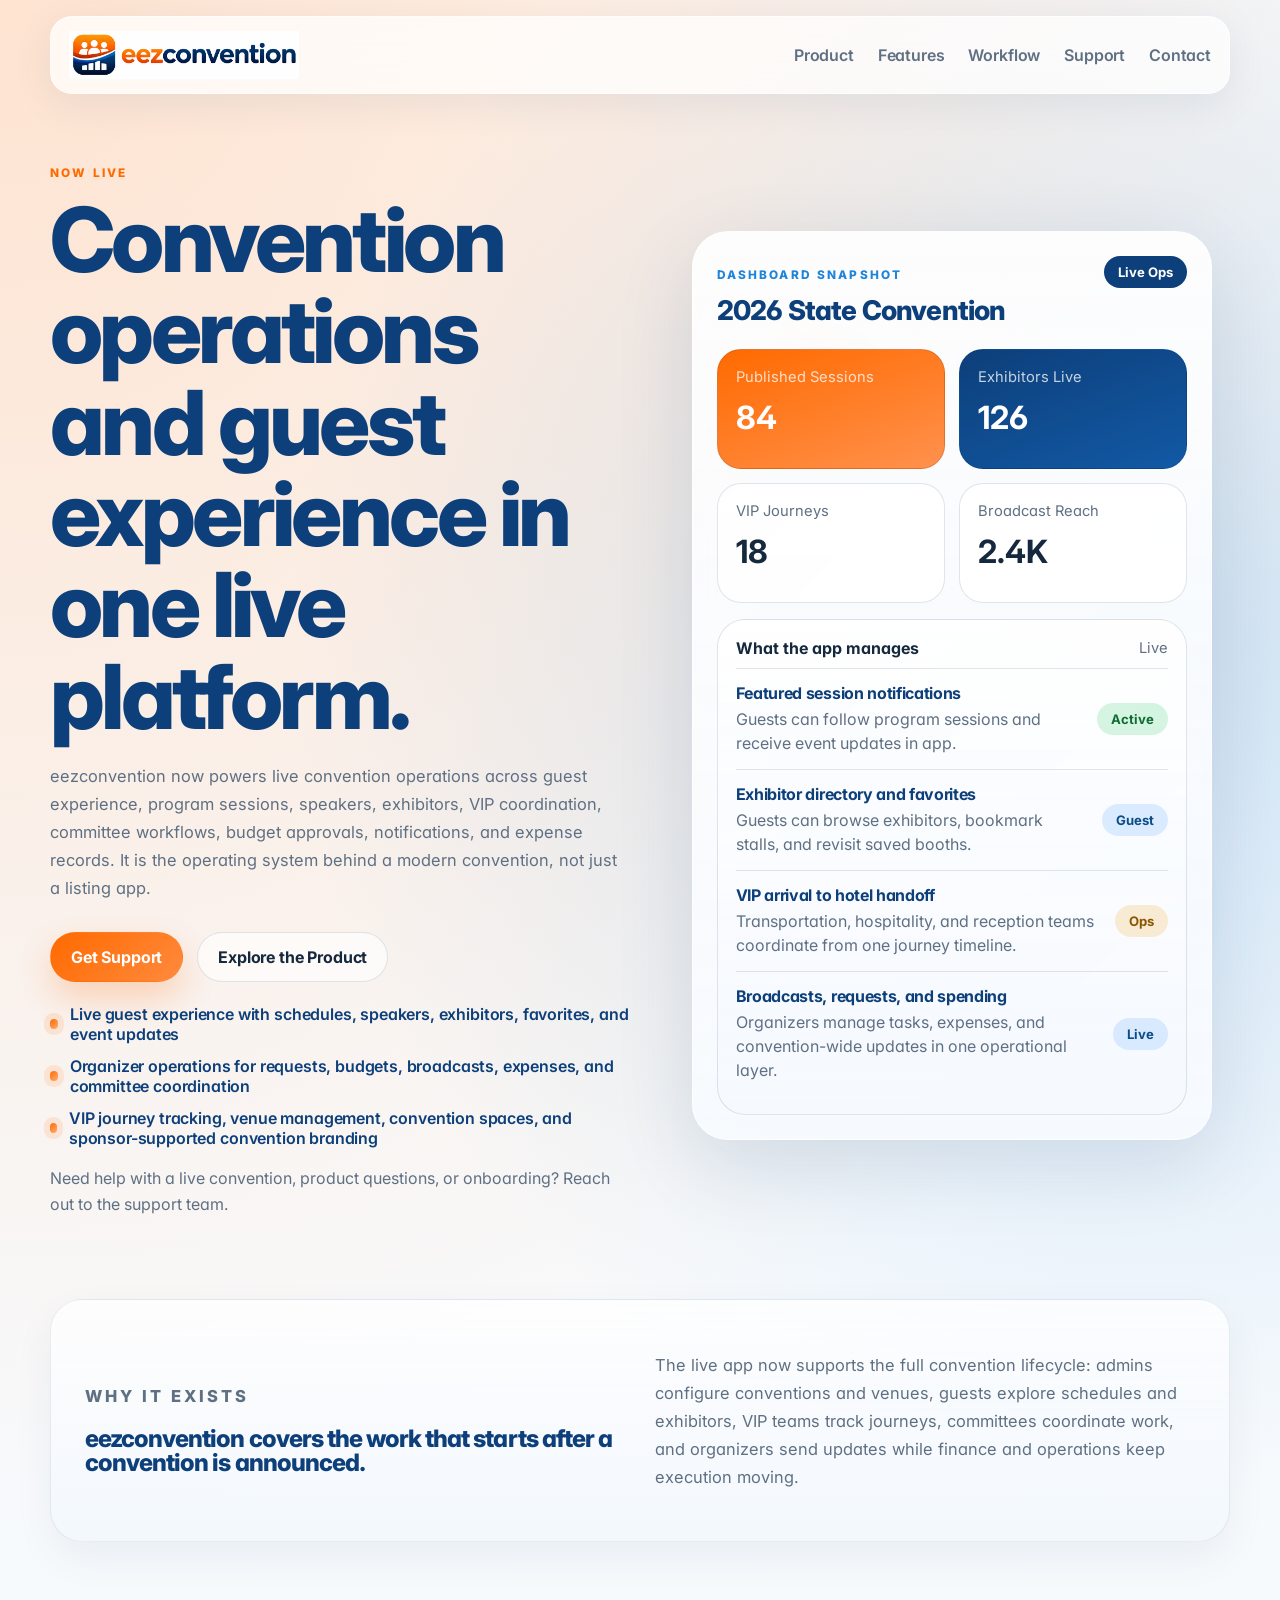
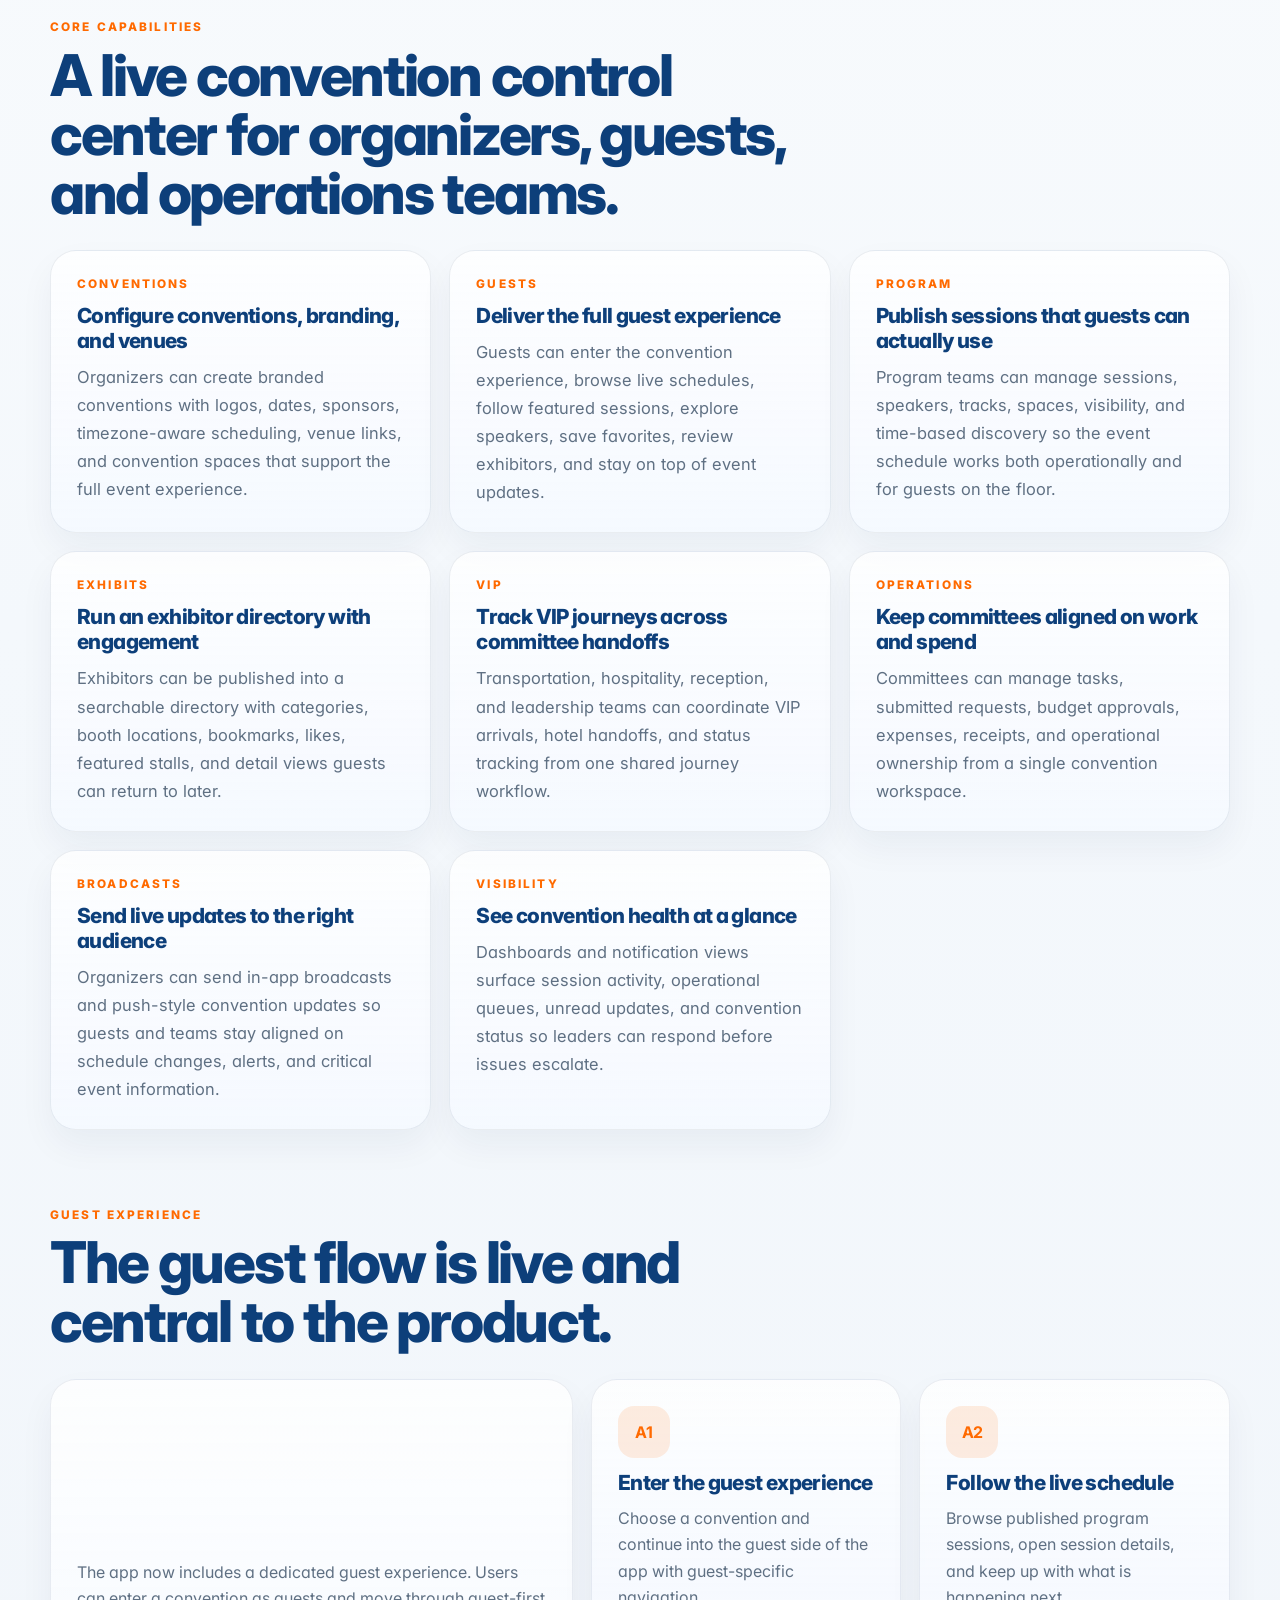
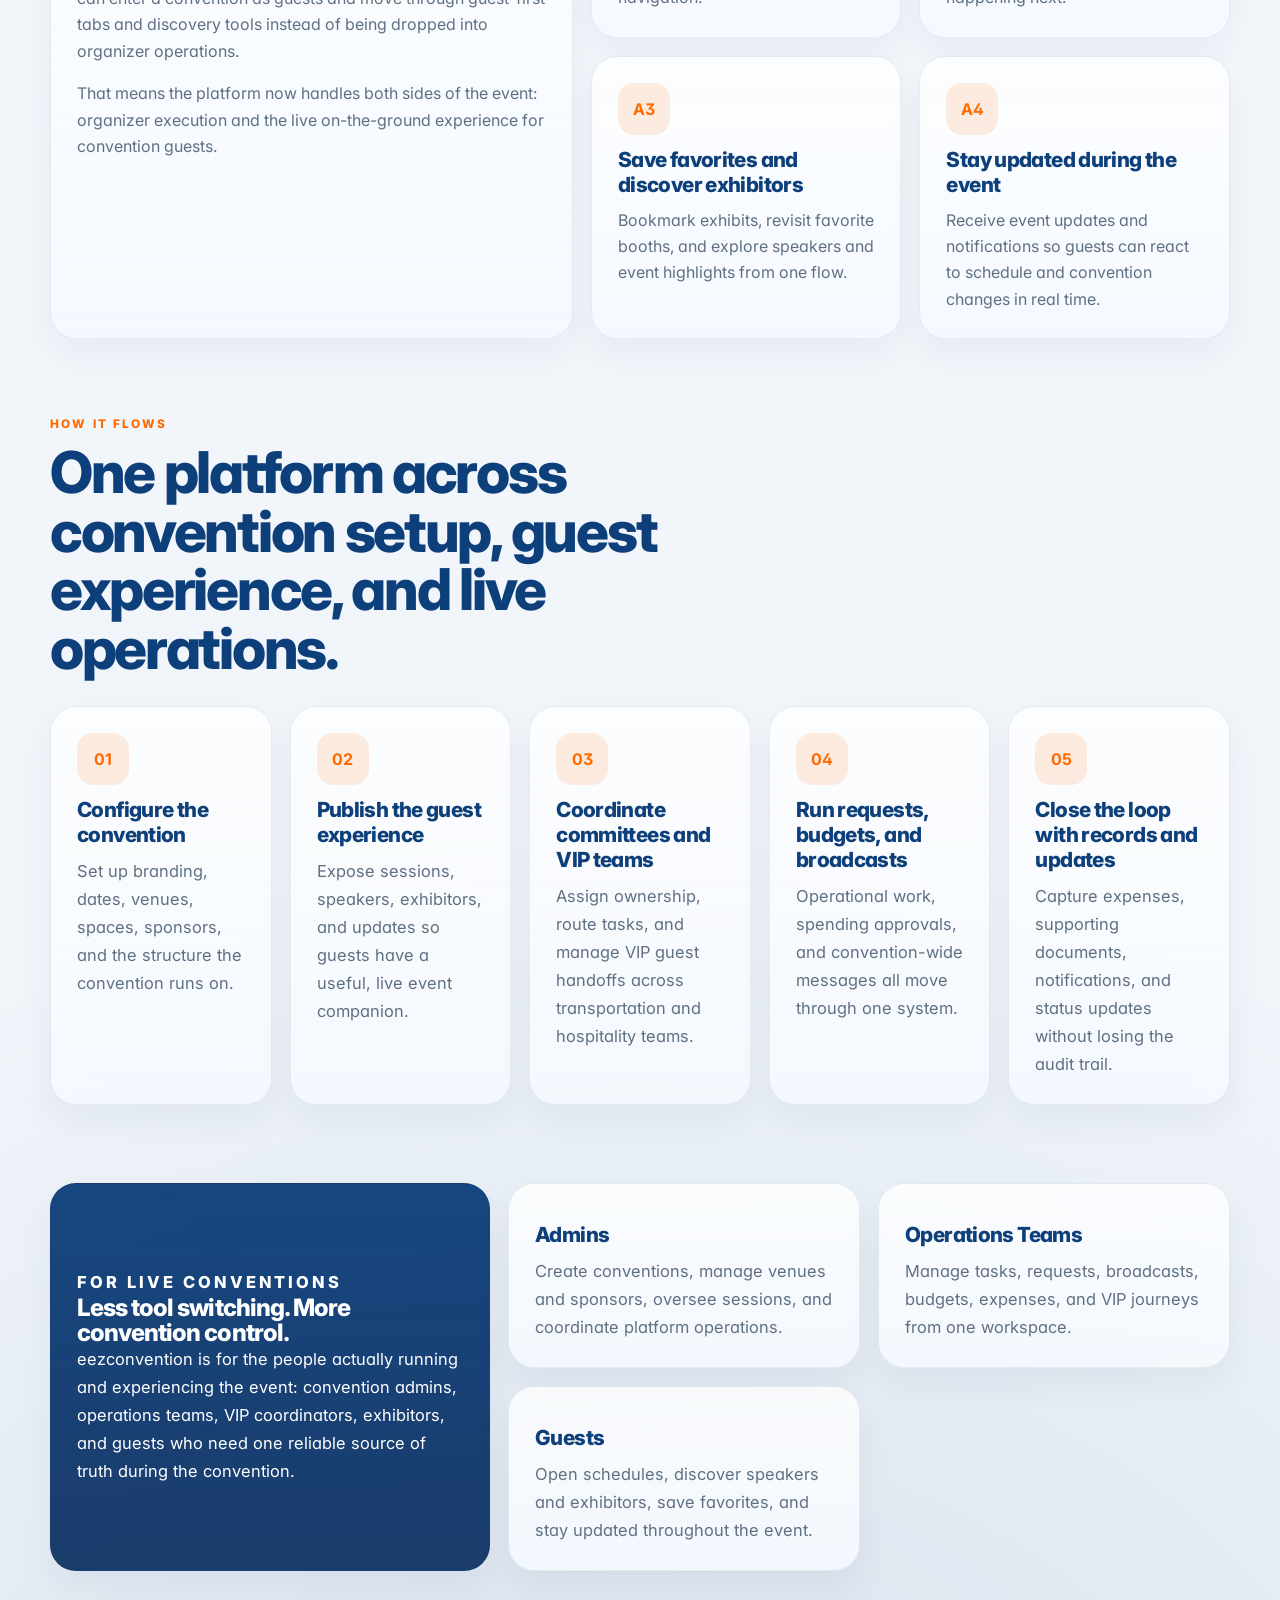
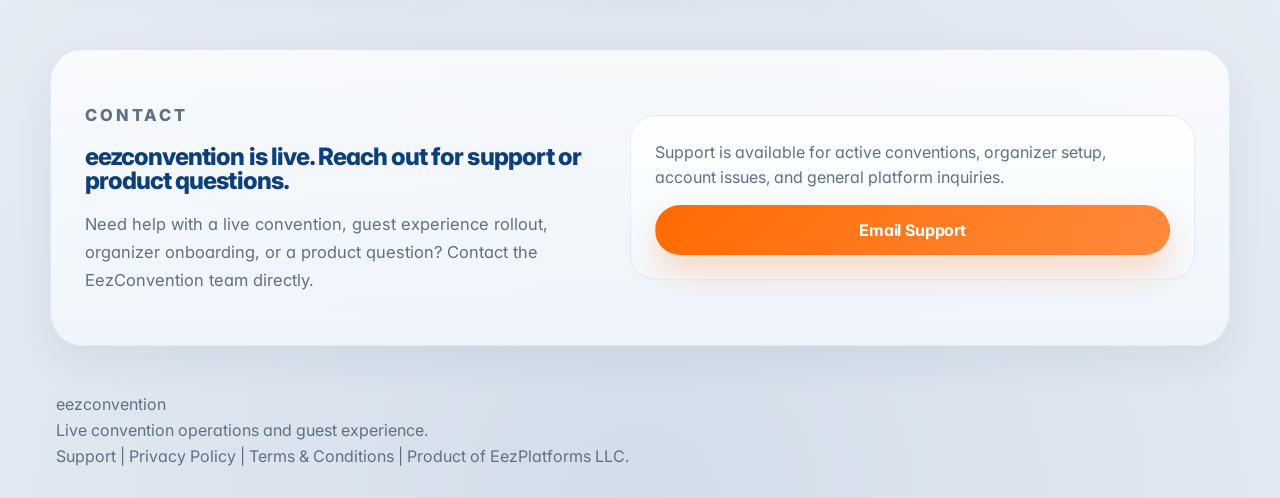
<file: index.html>
<!DOCTYPE html>
<html lang="en">
  <head>
    <meta charset="UTF-8" />
    <meta name="viewport" content="width=device-width, initial-scale=1.0" />
    <title>eezconvention | Live Convention Operations and Guest Experience</title>
    <meta
      name="description"
      content="eezconvention is a live convention platform for guest experience, schedules, exhibitors, VIP journeys, notifications, committee operations, budgets, requests, and expenses."
    />
    <link rel="preconnect" href="https://fonts.googleapis.com" />
    <link rel="preconnect" href="https://fonts.gstatic.com" crossorigin />
    <link
      href="https://fonts.googleapis.com/css2?family=Inter:wght@400;500;600;700;800;900&display=swap"
      rel="stylesheet"
    />
    <link rel="icon" type="image/png" href="./assets/favicon.png" />
    <link rel="stylesheet" href="./styles.css" />
  </head>
  <body>
    <div class="site-shell">
      <header class="topbar">
        <a class="brand" href="#hero" aria-label="eezconvention home">
          <img class="brand-logo" src="./assets/eezconvention-logo.png" alt="eezconvention logo" />
        </a>
        <nav class="nav">
          <a href="#product">Product</a>
          <a href="#features">Features</a>
          <a href="#workflow">Workflow</a>
          <a href="./support.html">Support</a>
          <a href="#launch">Contact</a>
        </nav>
      </header>

      <main>
        <section class="hero" id="hero">
          <div class="hero-copy reveal">
            <p class="eyebrow">Now Live</p>
            <h1>Convention operations and guest experience in one live platform.</h1>
            <p class="hero-text">
              eezconvention now powers live convention operations across guest experience, program sessions, speakers,
              exhibitors, VIP coordination, committee workflows, budget approvals, notifications, and expense records.
              It is the operating system behind a modern convention, not just a listing app.
            </p>
            <div class="hero-actions">
              <a class="button button-primary" href="./support.html">Get Support</a>
              <a class="button button-secondary" href="#features">Explore the Product</a>
            </div>
            <ul class="hero-points">
              <li>Live guest experience with schedules, speakers, exhibitors, favorites, and event updates</li>
              <li>Organizer operations for requests, budgets, broadcasts, expenses, and committee coordination</li>
              <li>VIP journey tracking, venue management, convention spaces, and sponsor-supported convention branding</li>
            </ul>
            <p class="hero-note">
              Need help with a live convention, product questions, or onboarding? Reach out to the support team.
            </p>
          </div>

          <div class="hero-visual reveal">
            <div class="orb orb-one"></div>
            <div class="orb orb-two"></div>
            <div class="device-card">
              <div class="device-top">
                <div>
                  <p class="device-label">Dashboard Snapshot</p>
                  <h2>2026 State Convention</h2>
                </div>
                <span class="status-pill">Live Ops</span>
              </div>

              <div class="stat-grid">
                <article class="stat-card accent">
                  <span>Published Sessions</span>
                  <strong>84</strong>
                </article>
                <article class="stat-card navy">
                  <span>Exhibitors Live</span>
                  <strong>126</strong>
                </article>
                <article class="stat-card soft">
                  <span>VIP Journeys</span>
                  <strong>18</strong>
                </article>
                <article class="stat-card soft">
                  <span>Broadcast Reach</span>
                  <strong>2.4K</strong>
                </article>
              </div>

              <div class="queue-card">
                <div class="queue-head">
                  <h3>What the app manages</h3>
                  <span>Live</span>
                </div>
                <div class="queue-item">
                  <div>
                    <strong>Featured session notifications</strong>
                    <p>Guests can follow program sessions and receive event updates in app.</p>
                  </div>
                  <span class="chip green">Active</span>
                </div>
                <div class="queue-item">
                  <div>
                    <strong>Exhibitor directory and favorites</strong>
                    <p>Guests can browse exhibitors, bookmark stalls, and revisit saved booths.</p>
                  </div>
                  <span class="chip blue">Guest</span>
                </div>
                <div class="queue-item">
                  <div>
                    <strong>VIP arrival to hotel handoff</strong>
                    <p>Transportation, hospitality, and reception teams coordinate from one journey timeline.</p>
                  </div>
                  <span class="chip amber">Ops</span>
                </div>
                <div class="queue-item">
                  <div>
                    <strong>Broadcasts, requests, and spending</strong>
                    <p>Organizers manage tasks, expenses, and convention-wide updates in one operational layer.</p>
                  </div>
                  <span class="chip blue">Live</span>
                </div>
              </div>
            </div>
          </div>
        </section>

        <section class="value-strip reveal" id="product">
          <div>
            <p class="strip-label">Why it exists</p>
            <h2>eezconvention covers the work that starts after a convention is announced.</h2>
          </div>
          <p>
            The live app now supports the full convention lifecycle: admins configure conventions and venues, guests
            explore schedules and exhibitors, VIP teams track journeys, committees coordinate work, and organizers send
            updates while finance and operations keep execution moving.
          </p>
        </section>

        <section class="feature-section" id="features">
          <div class="section-heading reveal">
            <p class="eyebrow">Core Capabilities</p>
            <h2>A live convention control center for organizers, guests, and operations teams.</h2>
          </div>

          <div class="feature-grid">
            <article class="feature-card reveal">
              <span class="feature-kicker">Conventions</span>
              <h3>Configure conventions, branding, and venues</h3>
              <p>
                Organizers can create branded conventions with logos, dates, sponsors, timezone-aware scheduling, venue
                links, and convention spaces that support the full event experience.
              </p>
            </article>

            <article class="feature-card reveal">
              <span class="feature-kicker">Guests</span>
              <h3>Deliver the full guest experience</h3>
              <p>
                Guests can enter the convention experience, browse live schedules, follow featured sessions, explore
                speakers, save favorites, review exhibitors, and stay on top of event updates.
              </p>
            </article>

            <article class="feature-card reveal">
              <span class="feature-kicker">Program</span>
              <h3>Publish sessions that guests can actually use</h3>
              <p>
                Program teams can manage sessions, speakers, tracks, spaces, visibility, and time-based discovery so
                the event schedule works both operationally and for guests on the floor.
              </p>
            </article>

            <article class="feature-card reveal">
              <span class="feature-kicker">Exhibits</span>
              <h3>Run an exhibitor directory with engagement</h3>
              <p>
                Exhibitors can be published into a searchable directory with categories, booth locations, bookmarks,
                likes, featured stalls, and detail views guests can return to later.
              </p>
            </article>

            <article class="feature-card reveal">
              <span class="feature-kicker">VIP</span>
              <h3>Track VIP journeys across committee handoffs</h3>
              <p>
                Transportation, hospitality, reception, and leadership teams can coordinate VIP arrivals, hotel
                handoffs, and status tracking from one shared journey workflow.
              </p>
            </article>

            <article class="feature-card reveal">
              <span class="feature-kicker">Operations</span>
              <h3>Keep committees aligned on work and spend</h3>
              <p>
                Committees can manage tasks, submitted requests, budget approvals, expenses, receipts, and operational
                ownership from a single convention workspace.
              </p>
            </article>

            <article class="feature-card reveal">
              <span class="feature-kicker">Broadcasts</span>
              <h3>Send live updates to the right audience</h3>
              <p>
                Organizers can send in-app broadcasts and push-style convention updates so guests and teams stay aligned
                on schedule changes, alerts, and critical event information.
              </p>
            </article>

            <article class="feature-card reveal">
              <span class="feature-kicker">Visibility</span>
              <h3>See convention health at a glance</h3>
              <p>
                Dashboards and notification views surface session activity, operational queues, unread updates, and
                convention status so leaders can respond before issues escalate.
              </p>
            </article>
          </div>
        </section>

        <section class="attendee-section" id="attendees">
          <div class="section-heading reveal">
            <p class="eyebrow">Guest Experience</p>
            <h2>The guest flow is live and central to the product.</h2>
          </div>

          <div class="attendee-layout">
            <article class="attendee-overview reveal">
              <p>
                The app now includes a dedicated guest experience. Users can enter a convention as guests and move
                through guest-first tabs and discovery tools instead of being dropped into organizer operations.
              </p>
              <p>
                That means the platform now handles both sides of the event: organizer execution and the live
                on-the-ground experience for convention guests.
              </p>
            </article>

            <div class="attendee-flow-grid">
              <article class="attendee-step reveal">
                <span class="step-number">A1</span>
                <h3>Enter the guest experience</h3>
                <p>Choose a convention and continue into the guest side of the app with guest-specific navigation.</p>
              </article>
              <article class="attendee-step reveal">
                <span class="step-number">A2</span>
                <h3>Follow the live schedule</h3>
                <p>Browse published program sessions, open session details, and keep up with what is happening next.</p>
              </article>
              <article class="attendee-step reveal">
                <span class="step-number">A3</span>
                <h3>Save favorites and discover exhibitors</h3>
                <p>Bookmark exhibits, revisit favorite booths, and explore speakers and event highlights from one flow.</p>
              </article>
              <article class="attendee-step reveal">
                <span class="step-number">A4</span>
                <h3>Stay updated during the event</h3>
                <p>Receive event updates and notifications so guests can react to schedule and convention changes in real time.</p>
              </article>
            </div>
          </div>
        </section>

        <section class="workflow-section" id="workflow">
          <div class="section-heading reveal">
            <p class="eyebrow">How It Flows</p>
            <h2>One platform across convention setup, guest experience, and live operations.</h2>
          </div>

          <div class="timeline">
            <article class="timeline-step reveal">
              <span class="step-number">01</span>
              <h3>Configure the convention</h3>
              <p>Set up branding, dates, venues, spaces, sponsors, and the structure the convention runs on.</p>
            </article>
            <article class="timeline-step reveal">
              <span class="step-number">02</span>
              <h3>Publish the guest experience</h3>
              <p>Expose sessions, speakers, exhibitors, and updates so guests have a useful, live event companion.</p>
            </article>
            <article class="timeline-step reveal">
              <span class="step-number">03</span>
              <h3>Coordinate committees and VIP teams</h3>
              <p>Assign ownership, route tasks, and manage VIP guest handoffs across transportation and hospitality teams.</p>
            </article>
            <article class="timeline-step reveal">
              <span class="step-number">04</span>
              <h3>Run requests, budgets, and broadcasts</h3>
              <p>Operational work, spending approvals, and convention-wide messages all move through one system.</p>
            </article>
            <article class="timeline-step reveal">
              <span class="step-number">05</span>
              <h3>Close the loop with records and updates</h3>
              <p>Capture expenses, supporting documents, notifications, and status updates without losing the audit trail.</p>
            </article>
          </div>
        </section>

        <section class="audience-section reveal">
          <div class="audience-card large">
            <p class="eyebrow">For Live Conventions</p>
            <h2>Less tool switching. More convention control.</h2>
            <p>
              eezconvention is for the people actually running and experiencing the event: convention admins, operations
              teams, VIP coordinators, exhibitors, and guests who need one reliable source of truth during the convention.
            </p>
          </div>
          <div class="audience-card">
            <h3>Admins</h3>
            <p>Create conventions, manage venues and sponsors, oversee sessions, and coordinate platform operations.</p>
          </div>
          <div class="audience-card">
            <h3>Operations Teams</h3>
            <p>Manage tasks, requests, broadcasts, budgets, expenses, and VIP journeys from one workspace.</p>
          </div>
          <div class="audience-card">
            <h3>Guests</h3>
            <p>Open schedules, discover speakers and exhibitors, save favorites, and stay updated throughout the event.</p>
          </div>
        </section>

        <section class="launch-section reveal" id="launch">
          <div class="launch-copy">
            <p class="eyebrow">Contact</p>
            <h2>eezconvention is live. Reach out for support or product questions.</h2>
            <p>
              Need help with a live convention, guest experience rollout, organizer onboarding, or a product question?
              Contact the EezConvention team directly.
            </p>
          </div>
          <div class="waitlist-card">
            <p class="form-note">
              Support is available for active conventions, organizer setup, account issues, and general platform inquiries.
            </p>
            <a
              class="button button-primary button-full"
              href="mailto:support@eezconvention.com?subject=eezconvention%20Support%20Request&body=Hi%2C%20I%20need%20help%20with%20EezConvention."
            >
              Email Support
            </a>
          </div>
        </section>
      </main>

      <footer class="footer">
        <p>eezconvention</p>
        <p>Live convention operations and guest experience.</p>
        <p>
          <a href="./support.html">Support</a> |
          <a href="./legal/privacy/index.html">Privacy Policy</a> |
          <a href="./legal/terms/index.html">Terms &amp; Conditions</a> |
          Product of EezPlatforms LLC.
        </p>
      </footer>
    </div>
    <script src="./script.js"></script>
  </body>
</html>
</file>
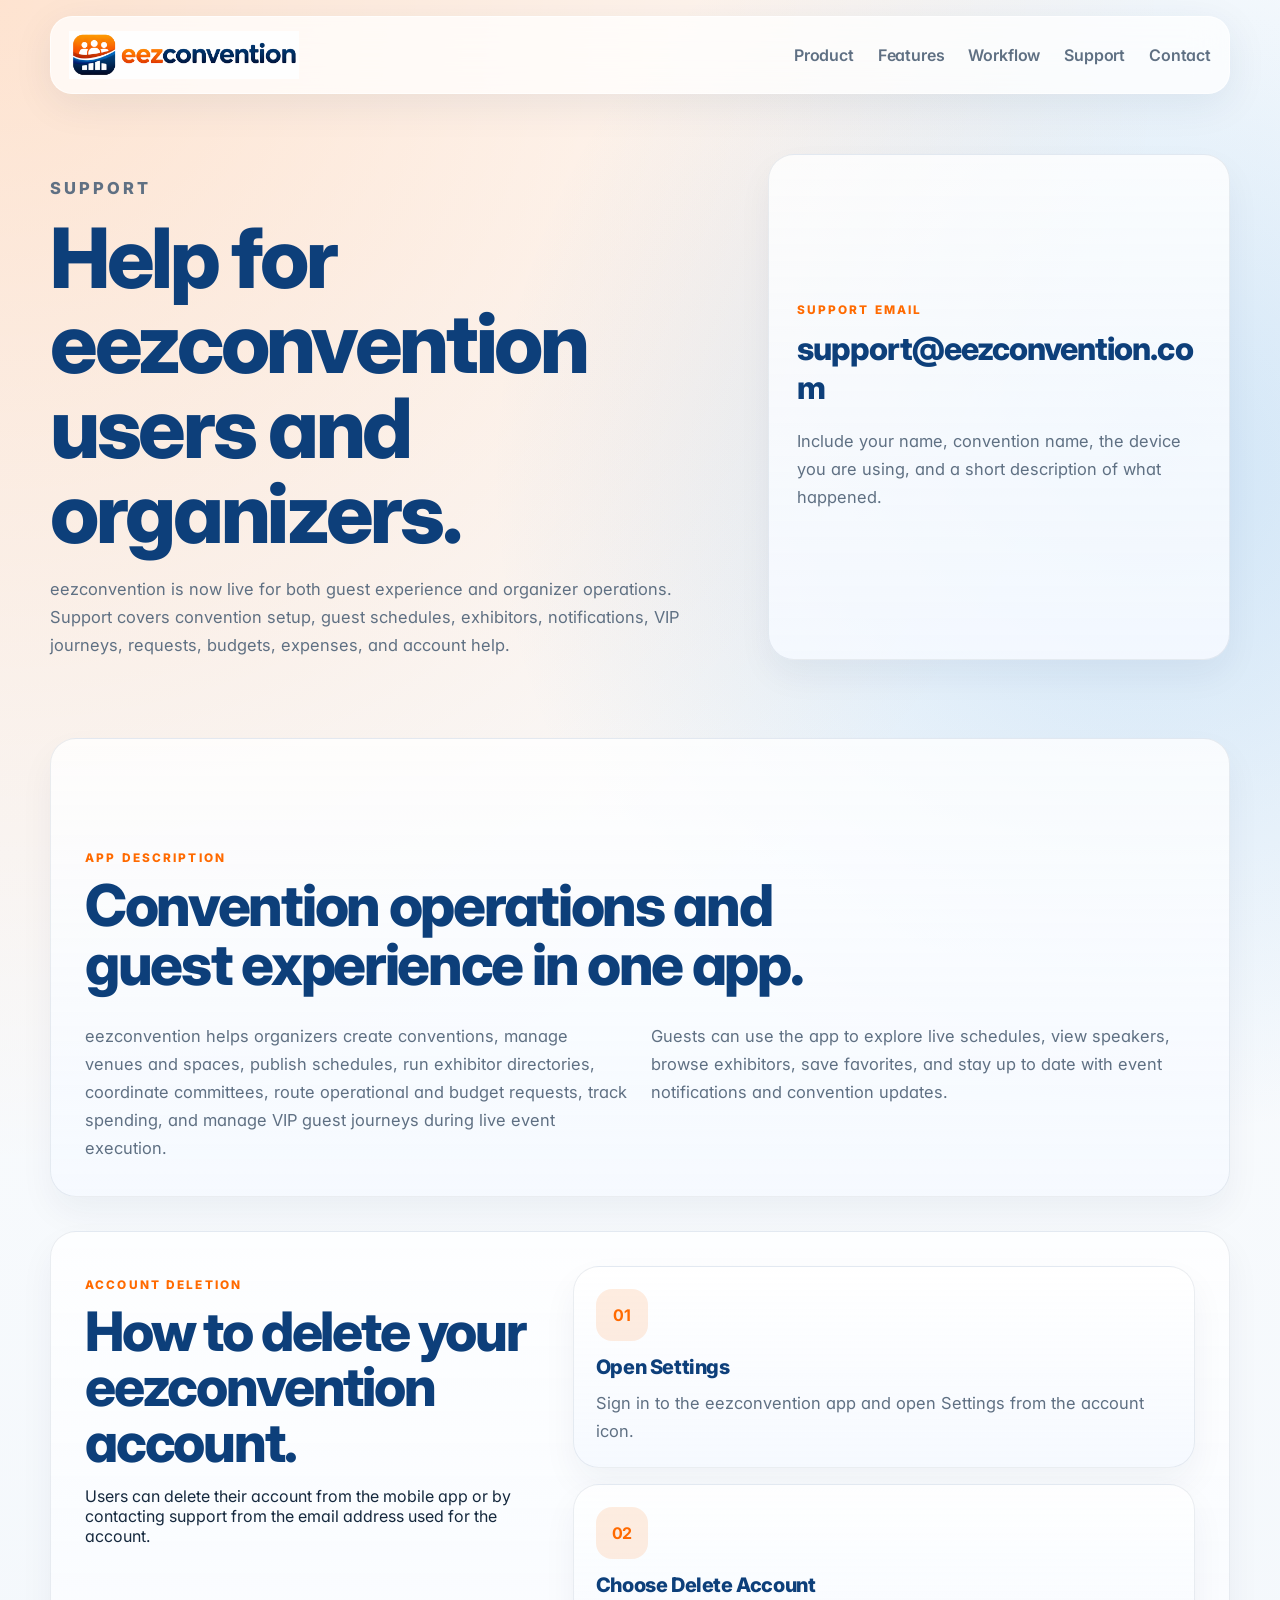
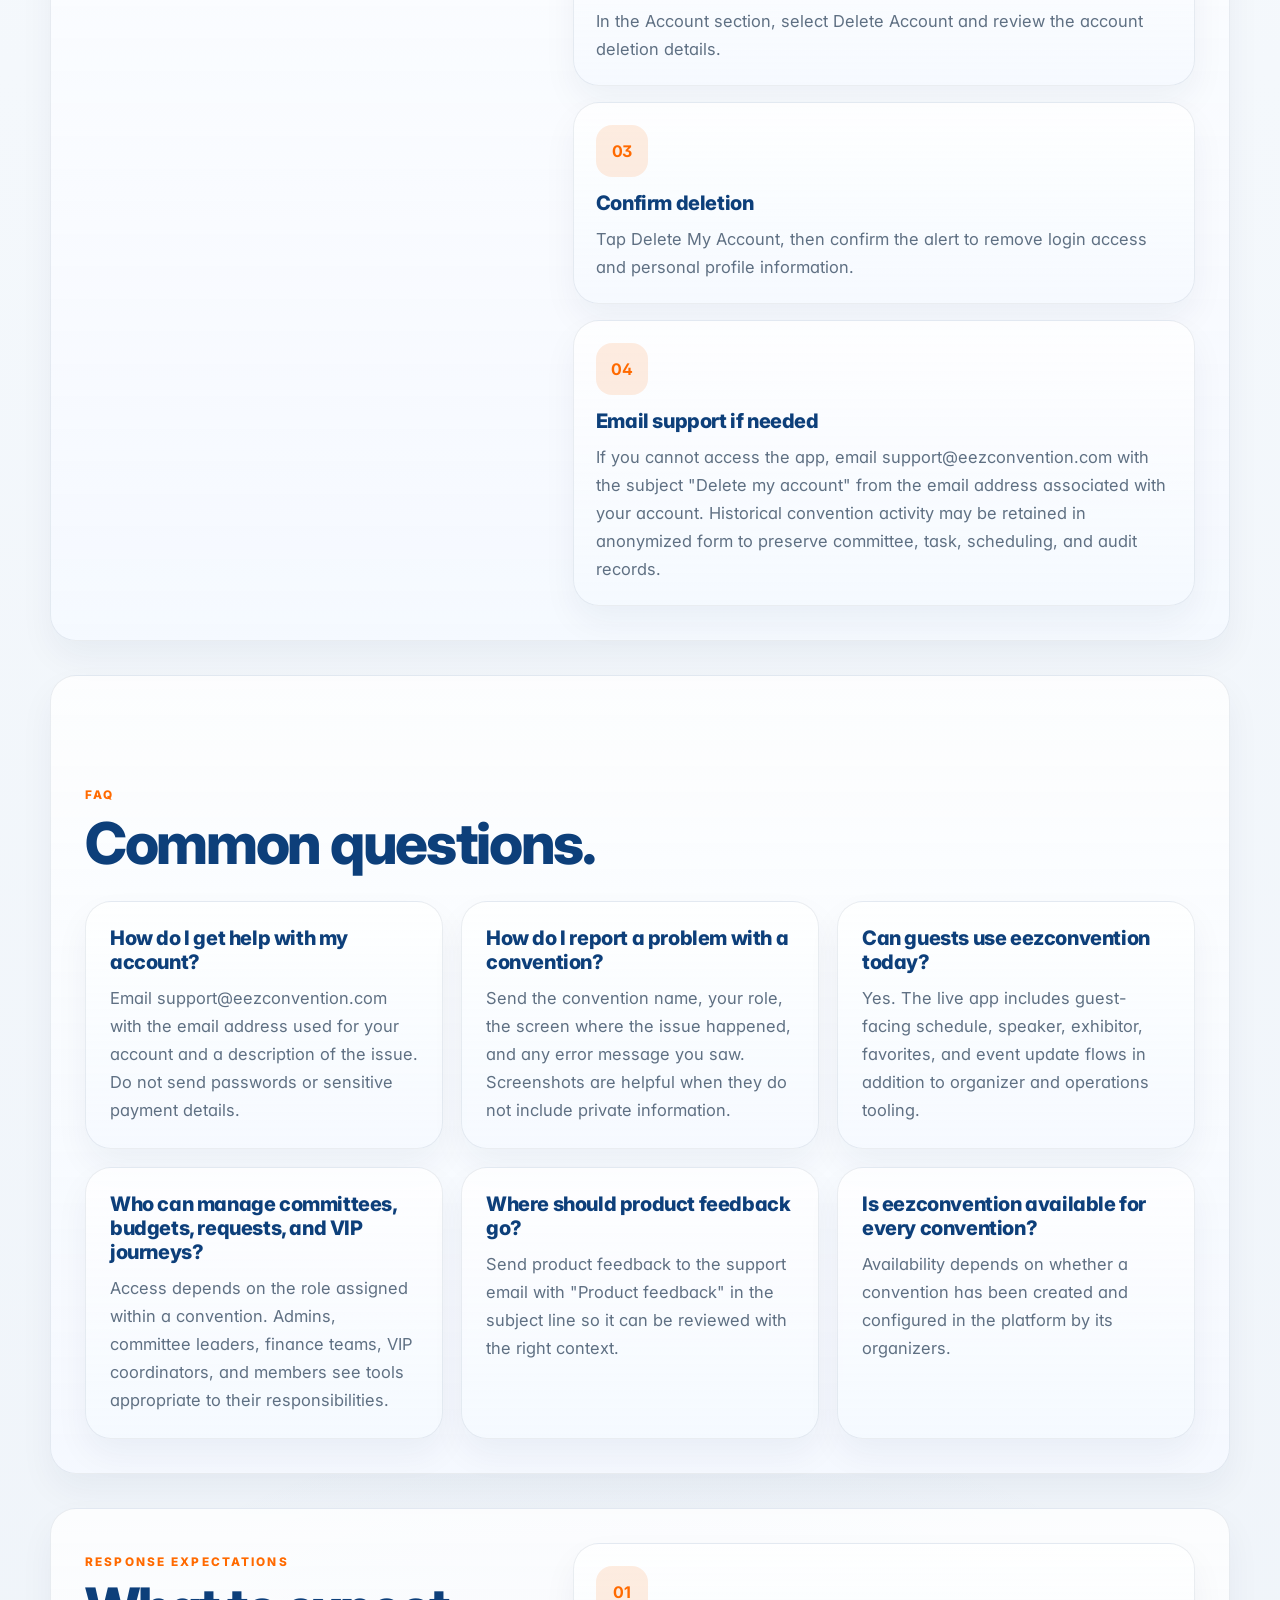
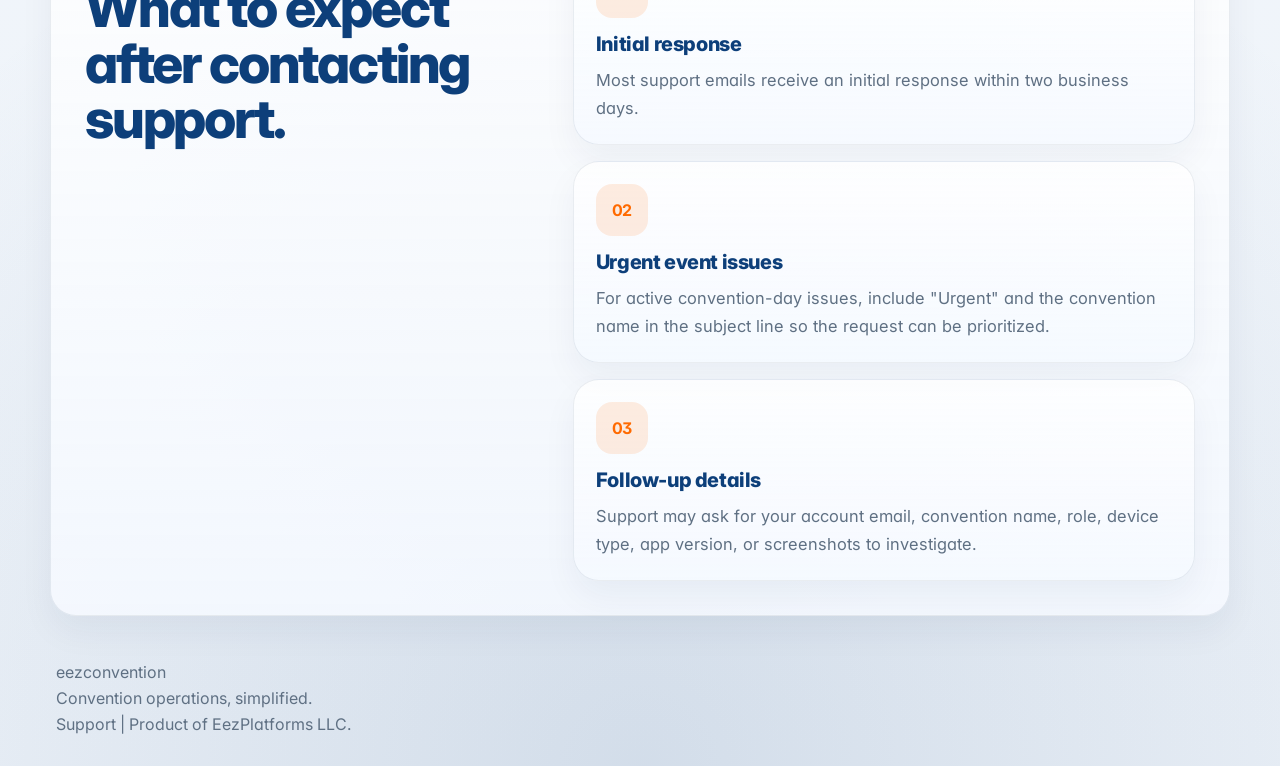
<file: support.html>
<!DOCTYPE html>
<html lang="en">
  <head>
    <meta charset="UTF-8" />
    <meta name="viewport" content="width=device-width, initial-scale=1.0" />
    <title>Support | eezconvention</title>
    <meta
      name="description"
      content="Support information for eezconvention, including contact details, live guest and organizer app coverage, account deletion steps, FAQ, and response expectations."
    />
    <link rel="preconnect" href="https://fonts.googleapis.com" />
    <link rel="preconnect" href="https://fonts.gstatic.com" crossorigin />
    <link
      href="https://fonts.googleapis.com/css2?family=Inter:wght@400;500;600;700;800;900&display=swap"
      rel="stylesheet"
    />
    <link rel="icon" type="image/png" href="./assets/favicon.png" />
    <link rel="stylesheet" href="./styles.css" />
  </head>
  <body>
    <div class="site-shell">
      <header class="topbar">
        <a class="brand" href="./index.html#hero" aria-label="eezconvention home">
          <img class="brand-logo" src="./assets/eezconvention-logo.png" alt="eezconvention logo" />
        </a>
        <nav class="nav">
          <a href="./index.html#product">Product</a>
          <a href="./index.html#features">Features</a>
          <a href="./index.html#workflow">Workflow</a>
          <a href="./support.html" aria-current="page">Support</a>
          <a href="./index.html#launch">Contact</a>
        </nav>
      </header>

      <main>
        <section class="support-hero reveal">
          <div>
            <p class="eyebrow">Support</p>
            <h1>Help for eezconvention users and organizers.</h1>
            <p>
              eezconvention is now live for both guest experience and organizer operations. Support covers convention
              setup, guest schedules, exhibitors, notifications, VIP journeys, requests, budgets, expenses, and account help.
            </p>
          </div>
          <aside class="support-contact" aria-label="Support email">
            <span class="feature-kicker">Support Email</span>
            <a href="mailto:support@eezconvention.com?subject=eezconvention%20Support">
              support@eezconvention.com
            </a>
            <p>
              Include your name, convention name, the device you are using, and a short description of what happened.
            </p>
          </aside>
        </section>

        <section class="support-section reveal" aria-labelledby="app-description">
          <div class="section-heading support-heading">
            <p class="eyebrow">App Description</p>
            <h2 id="app-description">Convention operations and guest experience in one app.</h2>
          </div>
          <div class="support-copy">
            <p>
              eezconvention helps organizers create conventions, manage venues and spaces, publish schedules, run
              exhibitor directories, coordinate committees, route operational and budget requests, track spending, and
              manage VIP guest journeys during live event execution.
            </p>
            <p>
              Guests can use the app to explore live schedules, view speakers, browse exhibitors, save favorites, and
              stay up to date with event notifications and convention updates.
            </p>
          </div>
        </section>

        <section class="response-section reveal" aria-labelledby="account-deletion">
          <div>
            <p class="eyebrow">Account Deletion</p>
            <h2 id="account-deletion">How to delete your eezconvention account.</h2>
            <p>
              Users can delete their account from the mobile app or by contacting support from the email address used
              for the account.
            </p>
          </div>
          <div class="response-list">
            <article>
              <span class="step-number">01</span>
              <h3>Open Settings</h3>
              <p>Sign in to the eezconvention app and open Settings from the account icon.</p>
            </article>
            <article>
              <span class="step-number">02</span>
              <h3>Choose Delete Account</h3>
              <p>In the Account section, select Delete Account and review the account deletion details.</p>
            </article>
            <article>
              <span class="step-number">03</span>
              <h3>Confirm deletion</h3>
              <p>
                Tap Delete My Account, then confirm the alert to remove login access and personal profile information.
              </p>
            </article>
            <article>
              <span class="step-number">04</span>
              <h3>Email support if needed</h3>
              <p>
                If you cannot access the app, email support@eezconvention.com with the subject "Delete my account" from
                the email address associated with your account. Historical convention activity may be retained in
                anonymized form to preserve committee, task, scheduling, and audit records.
              </p>
            </article>
          </div>
        </section>

        <section class="support-section" aria-labelledby="faq">
          <div class="section-heading support-heading reveal">
            <p class="eyebrow">FAQ</p>
            <h2 id="faq">Common questions.</h2>
          </div>
          <div class="faq-grid">
            <article class="faq-item reveal">
              <h3>How do I get help with my account?</h3>
              <p>
                Email support@eezconvention.com with the email address used for your account and a description of the
                issue. Do not send passwords or sensitive payment details.
              </p>
            </article>
            <article class="faq-item reveal">
              <h3>How do I report a problem with a convention?</h3>
              <p>
                Send the convention name, your role, the screen where the issue happened, and any error message you saw.
                Screenshots are helpful when they do not include private information.
              </p>
            </article>
            <article class="faq-item reveal">
              <h3>Can guests use eezconvention today?</h3>
              <p>
                Yes. The live app includes guest-facing schedule, speaker, exhibitor, favorites, and event update flows
                in addition to organizer and operations tooling.
              </p>
            </article>
            <article class="faq-item reveal">
              <h3>Who can manage committees, budgets, requests, and VIP journeys?</h3>
              <p>
                Access depends on the role assigned within a convention. Admins, committee leaders, finance teams, VIP
                coordinators, and members see tools appropriate to their responsibilities.
              </p>
            </article>
            <article class="faq-item reveal">
              <h3>Where should product feedback go?</h3>
              <p>
                Send product feedback to the support email with "Product feedback" in the subject line so it can be
                reviewed with the right context.
              </p>
            </article>
            <article class="faq-item reveal">
              <h3>Is eezconvention available for every convention?</h3>
              <p>
                Availability depends on whether a convention has been created and configured in the platform by its
                organizers.
              </p>
            </article>
          </div>
        </section>

        <section class="response-section reveal" aria-labelledby="response-expectations">
          <div>
            <p class="eyebrow">Response Expectations</p>
            <h2 id="response-expectations">What to expect after contacting support.</h2>
          </div>
          <div class="response-list">
            <article>
              <span class="step-number">01</span>
              <h3>Initial response</h3>
              <p>Most support emails receive an initial response within two business days.</p>
            </article>
            <article>
              <span class="step-number">02</span>
              <h3>Urgent event issues</h3>
              <p>
                For active convention-day issues, include "Urgent" and the convention name in the subject line so the
                request can be prioritized.
              </p>
            </article>
            <article>
              <span class="step-number">03</span>
              <h3>Follow-up details</h3>
              <p>
                Support may ask for your account email, convention name, role, device type, app version, or screenshots
                to investigate.
              </p>
            </article>
          </div>
        </section>
      </main>

      <footer class="footer">
        <p>eezconvention</p>
        <p>Convention operations, simplified.</p>
        <p><a href="./support.html">Support</a> | Product of EezPlatforms LLC.</p>
      </footer>
    </div>
    <script src="./script.js"></script>
  </body>
</html>
</file>
<file: styles.css>
:root {
  --bg: #f4f7fb;
  --bg-strong: #e8eef6;
  --surface: rgba(255, 255, 255, 0.78);
  --surface-solid: #fdfefe;
  --surface-strong: #0d2f57;
  --text: #15283d;
  --muted: #5f7083;
  --line: rgba(13, 47, 87, 0.12);
  --accent: #ff6a00;
  --accent-deep: #db5500;
  --navy: #0d3f7a;
  --navy-soft: #dfeaf8;
  --blue: #1f84da;
  --green: #22c55e;
  --amber: #f59e0b;
  --shadow: 0 24px 80px rgba(13, 47, 87, 0.12);
  --radius-xl: 32px;
  --radius-lg: 24px;
  --radius-md: 18px;
  --radius-sm: 14px;
  --container: 1180px;
  --anchor-offset: 112px;
}

* {
  box-sizing: border-box;
}

html {
  scroll-behavior: smooth;
  overflow-x: hidden;
}

section[id] {
  scroll-margin-top: var(--anchor-offset);
}

body {
  margin: 0;
  min-width: 320px;
  font-family: "Inter", -apple-system, BlinkMacSystemFont, "Segoe UI", sans-serif;
  color: var(--text);
  overflow-x: hidden;
  font-feature-settings: "cv11", "ss01";
  text-rendering: optimizeLegibility;
  -webkit-font-smoothing: antialiased;
  background:
    radial-gradient(circle at top left, rgba(255, 106, 0, 0.18), transparent 28%),
    radial-gradient(circle at 90% 12%, rgba(31, 132, 218, 0.2), transparent 18%),
    radial-gradient(circle at 50% 100%, rgba(13, 63, 122, 0.12), transparent 24%),
    linear-gradient(180deg, #fefefe 0%, #f4f8fc 42%, #eef3f9 100%);
}

a {
  color: inherit;
  text-decoration: none;
}

button,
input {
  font: inherit;
}

.site-shell {
  width: min(calc(100% - 32px), var(--container));
  margin: 0 auto;
  padding: 112px 0 32px;
}

.topbar {
  position: fixed;
  top: 16px;
  left: 50%;
  transform: translateX(-50%);
  width: min(calc(100% - 32px), var(--container));
  z-index: 100;
  display: flex;
  align-items: center;
  justify-content: space-between;
  gap: 20px;
  padding: 14px 18px;
  margin-bottom: 28px;
  border: 1px solid rgba(255, 255, 255, 0.65);
  border-radius: 22px;
  background: rgba(255, 255, 255, 0.72);
  backdrop-filter: blur(18px);
  box-shadow: 0 10px 40px rgba(13, 47, 87, 0.08);
}

.brand {
  display: inline-flex;
  align-items: center;
}

.brand-logo {
  display: block;
  width: auto;
  height: 48px;
}

.nav {
  display: flex;
  align-items: center;
  gap: 24px;
  color: var(--muted);
  font-weight: 600;
  letter-spacing: -0.01em;
}

.button {
  display: inline-flex;
  align-items: center;
  justify-content: center;
  gap: 8px;
  min-height: 50px;
  padding: 0 20px;
  border: 1px solid transparent;
  border-radius: 999px;
  font-weight: 700;
  letter-spacing: -0.01em;
  transition: transform 180ms ease, box-shadow 180ms ease, border-color 180ms ease, background 180ms ease;
}

.button:hover {
  transform: translateY(-1px);
}

.button-primary {
  color: #fff;
  background: linear-gradient(135deg, var(--accent) 0%, #ff8a3d 100%);
  box-shadow: 0 16px 34px rgba(255, 106, 0, 0.24);
}

.button-secondary,
.button-ghost {
  border-color: var(--line);
  background: rgba(255, 255, 255, 0.62);
}

.button-full {
  width: 100%;
}

.hero {
  display: grid;
  grid-template-columns: minmax(0, 1.02fr) minmax(420px, 0.98fr);
  align-items: center;
  gap: 44px;
  padding: 42px 0 60px;
}

.hero-copy,
.hero-visual {
  min-width: 0;
}

.eyebrow,
.strip-label,
.feature-kicker,
.device-label {
  text-transform: uppercase;
  letter-spacing: 0.18em;
  font-size: 0.74rem;
  font-weight: 800;
}

.eyebrow,
.strip-label,
.feature-kicker {
  color: var(--accent);
}

.hero h1,
.support-hero h1,
.section-heading h2,
.value-strip h2,
.audience-card.large h2,
.launch-copy h2,
.response-section h2 {
  margin: 0;
  font-family: "Inter", -apple-system, BlinkMacSystemFont, "Segoe UI", sans-serif;
  font-weight: 800;
  line-height: 1.02;
  letter-spacing: -0.04em;
  color: var(--navy);
}

.hero h1 {
  margin-top: 14px;
  font-size: clamp(3.1rem, 7vw, 5.6rem);
  max-width: 11ch;
}

.hero-text,
.support-hero p,
.support-copy p,
.faq-item p,
.response-list p,
.value-strip p,
.feature-card p,
.timeline-step p,
.audience-card p,
.launch-copy p {
  color: var(--muted);
  line-height: 1.7;
  font-size: 1.03rem;
}

.hero-text {
  max-width: 60ch;
  margin: 20px 0 0;
}

.support-hero {
  display: grid;
  grid-template-columns: minmax(0, 1.2fr) minmax(320px, 0.8fr);
  align-items: stretch;
  gap: 24px;
  padding: 42px 0 44px;
}

.support-hero h1 {
  margin-top: 14px;
  max-width: 12ch;
  font-size: clamp(3rem, 7vw, 5.2rem);
}

.support-hero p {
  max-width: 64ch;
  margin: 20px 0 0;
}

.support-contact,
.support-section,
.faq-item,
.response-section,
.response-list article {
  border: 1px solid rgba(11, 45, 77, 0.08);
  border-radius: 26px;
  background: linear-gradient(180deg, rgba(255, 255, 255, 0.78), rgba(245, 249, 255, 0.9));
  box-shadow: 0 16px 34px rgba(13, 47, 87, 0.05);
}

.support-contact {
  display: flex;
  flex-direction: column;
  justify-content: center;
  min-width: 0;
  padding: 28px;
}

.support-contact a {
  margin-top: 12px;
  color: var(--navy);
  font-size: clamp(1.45rem, 3vw, 2rem);
  font-weight: 800;
  letter-spacing: -0.03em;
  overflow-wrap: anywhere;
}

.support-contact p {
  margin-bottom: 0;
}

.support-section {
  padding: 34px;
  margin-top: 34px;
}

.support-heading {
  margin: 0 0 22px;
}

.support-copy {
  display: grid;
  grid-template-columns: repeat(2, minmax(0, 1fr));
  gap: 22px;
}

.support-copy p {
  margin: 0;
}

.faq-grid {
  display: grid;
  grid-template-columns: repeat(3, minmax(0, 1fr));
  gap: 18px;
}

.faq-item {
  padding: 24px;
}

.faq-item h3,
.response-list h3 {
  margin: 0 0 10px;
  color: var(--navy);
  font-size: 1.25rem;
  font-weight: 800;
  letter-spacing: -0.02em;
}

.faq-item p {
  margin: 0;
}

.response-section {
  display: grid;
  grid-template-columns: minmax(260px, 0.85fr) minmax(0, 1.15fr);
  gap: 28px;
  align-items: start;
  padding: 34px;
  margin-top: 34px;
}

.response-section h2 {
  margin-top: 10px;
  font-size: clamp(2.1rem, 5vw, 3.4rem);
}

.response-list {
  display: grid;
  gap: 16px;
}

.response-list article {
  padding: 22px;
}

.response-list h3 {
  margin-top: 14px;
}

.response-list p {
  margin: 0;
}

.hero-note {
  margin: 18px 0 0;
  color: var(--muted);
  line-height: 1.6;
}

.hero-actions {
  display: flex;
  flex-wrap: wrap;
  gap: 14px;
  margin: 30px 0 22px;
}

.hero-points {
  display: grid;
  gap: 12px;
  padding: 0;
  margin: 0;
  list-style: none;
  color: var(--navy);
  font-weight: 600;
  letter-spacing: -0.01em;
}

.hero-points li {
  display: flex;
  align-items: center;
  gap: 12px;
}

.hero-points li::before {
  content: "";
  width: 10px;
  height: 10px;
  border-radius: 999px;
  background: linear-gradient(135deg, var(--accent), #ffad75);
  box-shadow: 0 0 0 6px rgba(255, 106, 0, 0.12);
}

.hero-visual {
  position: relative;
  width: 100%;
  min-height: 620px;
  display: flex;
  align-items: center;
  justify-content: center;
}

.orb {
  position: absolute;
  border-radius: 999px;
  filter: blur(6px);
}

.orb-one {
  inset: 8% auto auto 10%;
  width: 180px;
  height: 180px;
  background: radial-gradient(circle, rgba(255, 106, 0, 0.3), transparent 72%);
}

.orb-two {
  inset: auto 2% 12% auto;
  width: 240px;
  height: 240px;
  background: radial-gradient(circle, rgba(31, 132, 218, 0.26), transparent 72%);
}

.logo-badge {
  position: absolute;
  top: 4%;
  right: 7%;
  width: 220px;
  padding: 14px 18px;
  border: 1px solid rgba(255, 255, 255, 0.7);
  border-radius: 24px;
  background: rgba(255, 255, 255, 0.74);
  box-shadow: 0 16px 40px rgba(13, 47, 87, 0.08);
  backdrop-filter: blur(12px);
}

.logo-badge img {
  display: block;
  width: 100%;
  height: auto;
}

.device-card {
  position: relative;
  width: 100%;
  max-width: 520px;
  padding: 24px;
  border: 1px solid rgba(255, 255, 255, 0.7);
  border-radius: 36px;
  background:
    linear-gradient(180deg, rgba(255, 255, 255, 0.86), rgba(247, 250, 254, 0.94)),
    linear-gradient(135deg, rgba(255, 255, 255, 0.4), transparent);
  box-shadow: var(--shadow);
  backdrop-filter: blur(16px);
}

.device-top,
.queue-head,
.queue-item,
.footer,
.launch-section,
.value-strip,
.timeline-step,
.feature-card,
.audience-card {
  display: flex;
}

.device-top {
  align-items: flex-start;
  justify-content: space-between;
  gap: 18px;
  margin-bottom: 22px;
}

.device-top h2 {
  margin: 6px 0 0;
  font-size: 1.7rem;
  font-weight: 800;
  letter-spacing: -0.03em;
  color: var(--navy);
}

.device-label {
  color: var(--blue);
}

.status-pill,
.chip {
  display: inline-flex;
  align-items: center;
  justify-content: center;
  min-height: 32px;
  padding: 0 14px;
  border-radius: 999px;
  font-size: 0.82rem;
  font-weight: 700;
}

.status-pill {
  color: #fff;
  background: var(--navy);
}

.stat-grid {
  display: grid;
  grid-template-columns: repeat(2, minmax(0, 1fr));
  gap: 14px;
  margin-bottom: 16px;
}

.stat-card {
  min-height: 120px;
  padding: 18px;
  border-radius: 24px;
  background: #fff;
  border: 1px solid var(--line);
}

.stat-card span {
  display: block;
  color: var(--muted);
  font-size: 0.92rem;
}

.stat-card strong {
  display: block;
  margin-top: 16px;
  font-size: 2rem;
  line-height: 1;
}

.stat-card.accent {
  color: #fff;
  background: linear-gradient(160deg, var(--accent) 0%, #ff914d 100%);
}

.stat-card.accent span,
.stat-card.navy span {
  color: rgba(255, 255, 255, 0.76);
}

.stat-card.navy {
  color: #fff;
  background: linear-gradient(160deg, var(--navy) 0%, #1259a5 100%);
}

.stat-card.soft {
  background: rgba(255, 255, 255, 0.82);
}

.queue-card {
  padding: 18px;
  border-radius: 28px;
  background: linear-gradient(180deg, rgba(255, 255, 255, 0.84), rgba(245, 249, 255, 0.92));
  border: 1px solid var(--line);
}

.queue-head,
.queue-item {
  align-items: center;
  justify-content: space-between;
  gap: 16px;
}

.queue-head {
  margin-bottom: 10px;
}

.queue-head h3 {
  margin: 0;
  font-size: 1rem;
}

.queue-head span {
  color: var(--muted);
  font-size: 0.92rem;
}

.queue-item {
  padding: 14px 0;
  border-top: 1px solid var(--line);
}

.queue-item strong {
  display: block;
  margin-bottom: 4px;
  color: var(--navy);
  letter-spacing: -0.02em;
}

.queue-item p {
  margin: 0;
  color: var(--muted);
  line-height: 1.5;
}

.chip.amber {
  color: #8a5600;
  background: rgba(245, 158, 11, 0.18);
}

.chip.blue {
  color: #0d4d86;
  background: rgba(77, 163, 255, 0.18);
}

.chip.green {
  color: #116c34;
  background: rgba(34, 197, 94, 0.18);
}

.value-strip,
.launch-section {
  align-items: center;
  justify-content: space-between;
  gap: 30px;
  padding: 34px;
  margin: 22px 0 30px;
  border: 1px solid rgba(11, 45, 77, 0.08);
  border-radius: 32px;
  background: linear-gradient(180deg, rgba(255, 255, 255, 0.76), rgba(242, 247, 253, 0.88));
  box-shadow: 0 16px 40px rgba(13, 47, 87, 0.06);
}

.value-strip > * {
  flex: 1;
}

.section-heading {
  max-width: 760px;
  margin: 78px 0 28px;
}

.section-heading h2 {
  margin-top: 10px;
  font-size: clamp(2.2rem, 5vw, 3.6rem);
}

.feature-grid {
  display: grid;
  grid-template-columns: repeat(3, minmax(0, 1fr));
  gap: 18px;
}

.attendee-section {
  margin-top: 78px;
}

.attendee-layout {
  display: grid;
  grid-template-columns: minmax(260px, 0.9fr) minmax(0, 1.1fr);
  gap: 18px;
  align-items: start;
}

.attendee-overview,
.attendee-step {
  display: flex;
  flex-direction: column;
  padding: 26px;
  border: 1px solid rgba(13, 47, 87, 0.08);
  border-radius: 26px;
  background: linear-gradient(180deg, rgba(255, 255, 255, 0.78), rgba(245, 249, 255, 0.9));
  box-shadow: 0 16px 34px rgba(13, 47, 87, 0.05);
}

.attendee-overview {
  min-height: 100%;
  justify-content: center;
}

.attendee-overview p,
.attendee-step p {
  margin: 0;
  color: var(--muted);
  line-height: 1.65;
}

.attendee-overview p + p {
  margin-top: 16px;
}

.attendee-flow-grid {
  display: grid;
  grid-template-columns: repeat(2, minmax(0, 1fr));
  gap: 18px;
}

.attendee-step h3 {
  margin: 12px 0 10px;
  font-size: 1.3rem;
  font-weight: 800;
  letter-spacing: -0.03em;
  color: var(--navy);
}

.feature-card,
.timeline-step,
.audience-card {
  flex-direction: column;
  padding: 26px;
  border: 1px solid rgba(11, 45, 77, 0.08);
  border-radius: 26px;
  background: linear-gradient(180deg, rgba(255, 255, 255, 0.78), rgba(245, 249, 255, 0.9));
  box-shadow: 0 16px 34px rgba(13, 47, 87, 0.05);
}

.feature-card h3,
.timeline-step h3,
.audience-card h3 {
  margin: 12px 0 10px;
  font-size: 1.3rem;
  font-weight: 800;
  letter-spacing: -0.03em;
  color: var(--navy);
}

.feature-card p,
.timeline-step p,
.audience-card p {
  margin: 0;
}

.timeline {
  display: grid;
  grid-template-columns: repeat(5, minmax(0, 1fr));
  gap: 18px;
}

.timeline-step {
  position: relative;
  min-height: 240px;
}

.step-number {
  display: inline-flex;
  align-items: center;
  justify-content: center;
  width: 52px;
  height: 52px;
  border-radius: 16px;
  color: var(--accent);
  background: rgba(255, 106, 0, 0.12);
  font-weight: 700;
  letter-spacing: -0.02em;
}

.audience-section {
  display: grid;
  grid-template-columns: 1.25fr 1fr 1fr;
  gap: 18px;
  margin-top: 78px;
}

.audience-card.large {
  grid-row: span 2;
  justify-content: center;
  min-height: 100%;
  background:
    linear-gradient(180deg, rgba(13, 63, 122, 0.96), rgba(9, 45, 95, 0.92)),
    linear-gradient(135deg, rgba(255, 255, 255, 0.06), transparent);
}

.audience-card.large h2,
.audience-card.large p,
.audience-card.large .eyebrow {
  color: #fff;
}

.audience-card.large p {
  max-width: 44ch;
}

.launch-section {
  margin-top: 78px;
}

.launch-copy,
.waitlist-card {
  flex: 1;
}

.waitlist-card {
  display: grid;
  gap: 14px;
  padding: 24px;
  border-radius: 26px;
  background: linear-gradient(180deg, rgba(255, 255, 255, 0.88), rgba(244, 249, 255, 0.94));
  border: 1px solid rgba(11, 45, 77, 0.08);
}

.form-note {
  margin: 0;
  color: var(--muted);
  line-height: 1.6;
}

.footer {
  flex-direction: column;
  align-items: flex-start;
  justify-content: flex-start;
  gap: 6px;
  margin-top: 28px;
  padding: 18px 6px 0;
  color: var(--muted);
}

.footer p {
  margin: 0;
}

.reveal {
  opacity: 0;
  transform: translateY(22px);
  transition: opacity 600ms ease, transform 600ms ease;
}

.reveal.is-visible {
  opacity: 1;
  transform: translateY(0);
}

@media (max-width: 1080px) {
  .hero,
  .launch-section,
  .value-strip,
  .audience-section {
    grid-template-columns: 1fr;
  }

  .feature-grid {
    grid-template-columns: repeat(2, minmax(0, 1fr));
  }

  .timeline,
  .attendee-flow-grid,
  .faq-grid {
    grid-template-columns: repeat(2, minmax(0, 1fr));
  }

  .attendee-layout,
  .support-hero,
  .response-section {
    grid-template-columns: 1fr;
  }

  .audience-card.large {
    grid-row: auto;
  }
}

@media (max-width: 780px) {
  :root {
    --anchor-offset: 162px;
  }

  .site-shell {
    width: min(calc(100% - 16px), var(--container));
    padding-top: 162px;
  }

  .topbar {
    width: min(calc(100% - 16px), var(--container));
    flex-wrap: wrap;
    justify-content: center;
    gap: 14px;
    padding: 14px;
  }

  .brand {
    width: 100%;
    justify-content: center;
  }

  .nav {
    width: 100%;
    justify-content: center;
    flex-wrap: wrap;
    gap: 14px;
    font-size: 0.82rem;
  }

  .topbar > .button-ghost {
    width: 100%;
  }

  .hero {
    grid-template-columns: 1fr;
    gap: 26px;
    padding-top: 18px;
  }

  .hero h1 {
    max-width: 10ch;
    font-size: clamp(2.15rem, 11vw, 3.2rem);
    line-height: 1.03;
    letter-spacing: -0.05em;
  }

  .hero-text,
  .support-hero p,
  .support-copy p,
  .faq-item p,
  .response-list p,
  .value-strip p,
  .feature-card p,
  .timeline-step p,
  .audience-card p,
  .launch-copy p {
    font-size: 0.96rem;
    line-height: 1.62;
  }

  .section-heading h2,
  .launch-copy h2,
  .response-section h2,
  .support-hero h1 {
    line-height: 1.04;
  }

  .section-heading h2 {
    font-size: clamp(1.95rem, 9vw, 2.65rem);
  }

  .hero-visual {
    min-height: auto;
    overflow: hidden;
  }

  .device-card {
    width: 100%;
    max-width: 100%;
    padding: 18px;
    border-radius: 28px;
  }

  .brand-logo {
    height: 40px;
  }

  .logo-badge {
    position: static;
    width: min(100%, 240px);
    margin: 0 auto 14px;
  }

  .hero-actions .button {
    width: 100%;
  }

  .button {
    min-height: 46px;
    font-size: 0.95rem;
  }

  .hero-points li {
    align-items: flex-start;
  }

  .stat-grid,
  .feature-grid,
  .timeline,
  .attendee-flow-grid,
  .support-copy,
  .faq-grid,
  .audience-section {
    grid-template-columns: 1fr;
  }

  .value-strip,
  .launch-section {
    flex-direction: column;
    align-items: flex-start;
  }

  .value-strip > * {
    width: 100%;
    flex: none;
  }

  .value-strip h2 {
    font-size: clamp(1.85rem, 9vw, 2.5rem);
  }

  .value-strip,
  .launch-section,
  .support-section,
  .response-section,
  .feature-card,
  .timeline-step,
  .audience-card,
  .attendee-overview,
  .attendee-step,
  .support-contact,
  .faq-item,
  .response-list article,
  .waitlist-card {
    padding: 20px;
  }

  .value-strip,
  .launch-section {
    padding: 24px;
  }

  .device-top,
  .queue-head,
  .queue-item,
  .footer {
    flex-direction: column;
    align-items: flex-start;
  }

  .queue-item .chip {
    align-self: flex-start;
  }

  .footer {
    padding-bottom: 24px;
  }
}
</file>
